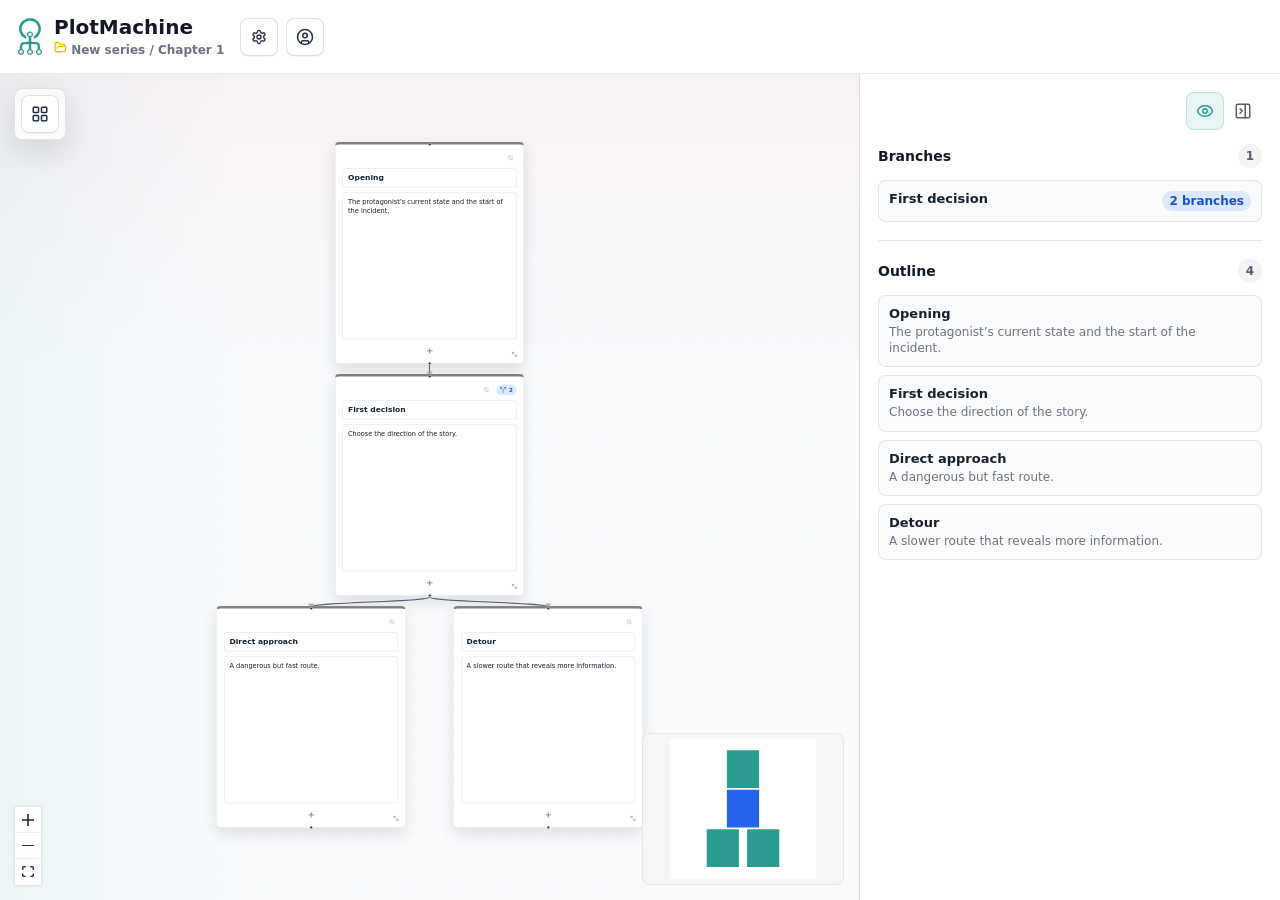
<file: index.html>
<!doctype html>
<html lang="ko">

<head>
  <meta charset="UTF-8" />
  <meta name="viewport" content="width=device-width, initial-scale=1.0" />
  <link rel="icon" type="image/svg+xml" href="/favicon.svg" />
  <!-- <script>(function(s){s.dataset.zone='11239242',s.src='https://n6wxm.com/vignette.min.js'})([document.documentElement, document.body].filter(Boolean).pop().appendChild(document.createElement('script')))</script> -->
  <!-- <script>(function(s){s.dataset.zone='11239977',s.src='https://al5sm.com/tag.min.js'})([document.documentElement, document.body].filter(Boolean).pop().appendChild(document.createElement('script')))</script> -->
  <script src='//img.mobon.net/js/common/HawkEyesMaker.js'></script>
  <script>
    new HawkEyes({ "type": "banner", "responsive": "Y", "platform": "W", "scriptCode": "995229", "frameCode": "74", "width": "300", "height": "250", "settings": { "cntad": "1", "cntsr": "1" } });
  </script>
  <title>PlotMachine</title>
  <script type="module" crossorigin src="/assets/index-M5zpfmwj.js"></script>
  <link rel="stylesheet" crossorigin href="/assets/index-DFzmIQ8G.css">
</head>

<body>
  <div id="root"></div>
</body>

</html>
</file>
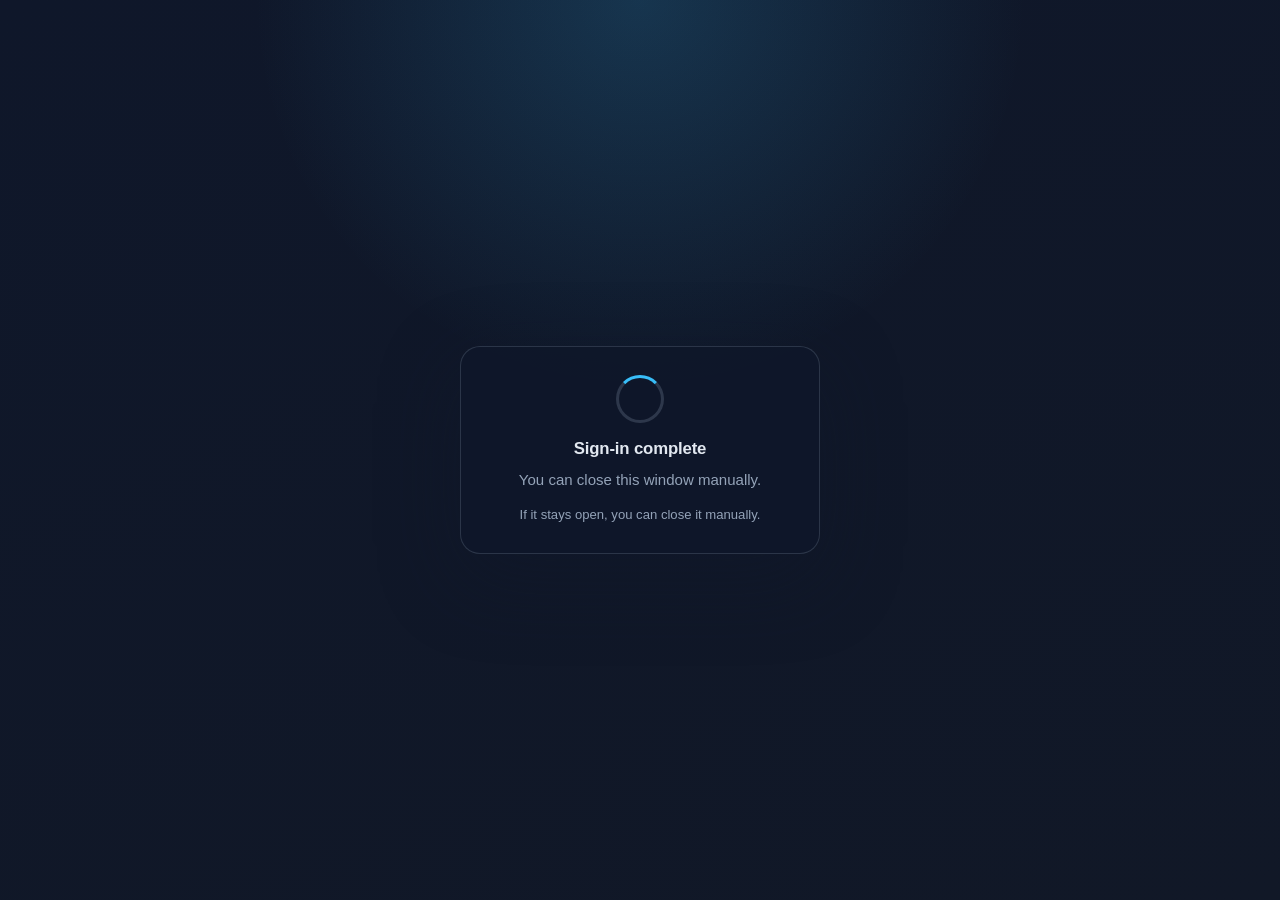
<file: auth-redirect.html>
<!DOCTYPE html>
<html lang="en">
<head>
  <meta charset="UTF-8" />
  <meta name="viewport" content="width=device-width, initial-scale=1" />
  <link rel="icon" type="image/svg+xml" href="/favicon.svg" />
  <title>Signing in...</title>
  <style>
    :root {
      color-scheme: light;
      --bg: #0f172a;
      --bg-2: #111827;
      --panel: rgba(15, 23, 42, 0.92);
      --border: rgba(148, 163, 184, 0.22);
      --text: #e2e8f0;
      --muted: #94a3b8;
      --accent: #38bdf8;
    }

    html,
    body {
      width: 100%;
      height: 100%;
      margin: 0;
    }

    body {
      display: grid;
      place-items: center;
      font-family: Inter, "Segoe UI", Roboto, Helvetica, Arial, sans-serif;
      background:
        radial-gradient(circle at top, rgba(56, 189, 248, 0.18), transparent 35%),
        linear-gradient(160deg, var(--bg), var(--bg-2));
      color: var(--text);
    }

    .card {
      width: min(92vw, 360px);
      padding: 28px 26px;
      box-sizing: border-box;
      border: 1px solid var(--border);
      border-radius: 20px;
      background: var(--panel);
      box-shadow: 0 24px 80px rgba(15, 23, 42, 0.38);
      text-align: center;
    }

    .spinner {
      width: 42px;
      height: 42px;
      margin: 0 auto 16px;
      border-radius: 50%;
      border: 3px solid rgba(148, 163, 184, 0.24);
      border-top-color: var(--accent);
      animation: spin 0.9s linear infinite;
    }

    h1 {
      margin: 0;
      font-size: 1.05rem;
      font-weight: 650;
      letter-spacing: -0.01em;
    }

    p {
      margin: 10px 0 0;
      color: var(--muted);
      font-size: 0.94rem;
      line-height: 1.5;
    }

    .hint {
      margin-top: 14px;
      font-size: 0.82rem;
    }

    @keyframes spin {
      to {
        transform: rotate(360deg);
      }
    }
  </style>
</head>
<body>
  <main class="card" aria-live="polite">
    <div class="spinner" aria-hidden="true"></div>
    <h1 id="title">Sign-in complete</h1>
    <p id="message">This window will close automatically.</p>
    <p class="hint">If it stays open, you can close it manually.</p>
  </main>

  <script>
    const title = document.getElementById('title');
    const message = document.getElementById('message');

    function base64UrlDecode(value) {
      let normalized = value.replace(/-/g, '+').replace(/_/g, '/');
      const remainder = normalized.length % 4;
      if (remainder === 2) normalized += '==';
      else if (remainder === 3) normalized += '=';
      else if (remainder !== 0) throw new Error('Invalid MSAL state encoding');
      return atob(normalized);
    }

    function parseLibraryState(state) {
      const libraryState = state.split('|', 1)[0];
      return JSON.parse(base64UrlDecode(libraryState));
    }

    function parseAuthResponseFromUrl() {
      const urlHash = window.location.hash;
      const urlQuery = window.location.search;
      let hasResponseInHash = false;
      let hasResponseInQuery = false;
      let payload = '';
      let params = null;

      if (urlHash && urlHash.length > 1) {
        const hashContent = urlHash.charAt(0) === '#' ? urlHash.substring(1) : urlHash;
        const hashParams = new URLSearchParams(hashContent);
        if (hashParams.has('state')) {
          hasResponseInHash = true;
          payload = hashContent;
          params = hashParams;
        }
      }

      if (urlQuery && urlQuery.length > 1) {
        const queryContent = urlQuery.charAt(0) === '?' ? urlQuery.substring(1) : urlQuery;
        const queryParams = new URLSearchParams(queryContent);
        if (queryParams.has('state')) {
          hasResponseInQuery = true;
          payload = queryContent;
          params = queryParams;
        }
      }

      if (hasResponseInHash && hasResponseInQuery) {
        const queryContent = urlQuery.charAt(0) === '?' ? urlQuery.substring(1) : urlQuery;
        const hashContent = urlHash.charAt(0) === '#' ? urlHash.substring(1) : urlHash;
        payload = `${queryContent}${hashContent}`;
        params = new URLSearchParams(payload);
      }

      if (!payload || !params) {
        return null;
      }

      const state = params.get('state');
      if (!state) {
        return null;
      }

      const libraryState = parseLibraryState(state);
      if (!libraryState || !libraryState.id || !libraryState.meta) {
        return null;
      }

      return { payload, libraryState };
    }

    function clearAuthResponseFromUrl() {
      if (window.history && typeof window.history.replaceState === 'function') {
        window.history.replaceState(null, '', `${window.location.origin}${window.location.pathname}`);
      }
    }

    function broadcastResponseToMainFrame() {
      const parsed = parseAuthResponseFromUrl();
      if (!parsed) {
        return false;
      }

      const channel = new BroadcastChannel(parsed.libraryState.id);
      channel.postMessage({
        v: 1,
        payload: parsed.payload,
      });
      channel.close();
      return true;
    }

    function closeWindow() {
      if (title) title.textContent = 'Sign-in finished';
      if (message) message.textContent = 'This window is closing now.';

      try {
        if (window.opener && !window.opener.closed) {
          window.opener.focus();
        }
      } catch {
        // Ignore opener access failures.
      }

      try {
        window.close();
      } catch {
        // Ignore browsers that block scripted closes.
      }
    }

    (async () => {
      let sent = false;

      try {
        sent = broadcastResponseToMainFrame();
        clearAuthResponseFromUrl();
        if (title && sent) title.textContent = 'Sign-in complete';
        if (message) {
          message.textContent = sent
            ? 'This window will close automatically.'
            : 'You can close this window manually.';
        }
      } catch (error) {
        console.error('Auth redirect handling failed', error);
        if (title) title.textContent = 'Sign-in finished';
        if (message) message.textContent = 'You can close this window now.';
      }

      window.setTimeout(closeWindow, sent ? 250 : 1500);
    })();
  </script>
</body>
</html>
</file>
<file: assets/index-DFzmIQ8G.css>
:root{color:#1f2933;--lightningcss-light:initial;--lightningcss-dark: ;color-scheme:light;font-synthesis:none;text-rendering:optimizelegibility;-webkit-font-smoothing:antialiased;-moz-osx-font-smoothing:grayscale;background:#f6f3ee;font-family:Inter,ui-sans-serif,system-ui,-apple-system,BlinkMacSystemFont,Segoe UI,sans-serif}:root[data-theme=dark]{color:#dce3ea;--lightningcss-light: ;--lightningcss-dark:initial;color-scheme:dark;background:#101417}*{box-sizing:border-box}html,body,#root{min-width:320px;min-height:100%;margin:0}:root[data-theme=dark] body{background:#101417}button,input,select,textarea{font:inherit}button{border:0}.app-shell{background:linear-gradient(#ffffffbd,#f6f3eeeb),#f6f3ee;grid-template-rows:auto minmax(0,1fr) auto;grid-template-columns:minmax(0,1fr) 420px;min-height:100vh;transition:grid-template-columns .18s;display:grid}.app-shell.is-right-panel-collapsed{grid-template-columns:minmax(0,1fr) 52px}.workspace{border-right:1px solid #1f29331f;grid-template-rows:minmax(0,1fr);min-width:0;min-height:0;display:grid}.topbar{-webkit-backdrop-filter:blur(14px);backdrop-filter:blur(14px);background:#ffffffdb;border-bottom:1px solid #1f29331a;grid-column:1/-1;grid-template-columns:minmax(0,1fr) minmax(180px,min(44vw,520px)) minmax(0,1fr);align-items:center;gap:16px;min-height:74px;padding:14px 18px;display:grid}.topbar-left{align-items:center;gap:16px;min-width:0;display:flex}.topbar-context{color:#263238;justify-content:center;align-items:center;gap:8px;min-width:0;padding:0 12px;font-size:13px;font-weight:850;line-height:1.2;display:flex}.topbar-context>span:not(.topbar-context-separator){text-overflow:ellipsis;white-space:nowrap;min-width:0;overflow:hidden}.topbar-context-separator{color:#9aa3ad;flex:none;font-weight:700}.topbar-right{justify-content:flex-end;align-items:center;min-width:0;display:flex}.brand{align-items:center;gap:12px;min-width:190px;display:flex}.brand>svg{color:#2a9d8f;flex:none}.brand h1{color:#111827;margin:0;font-size:20px;font-weight:800;line-height:1.1}.brand p{color:#6b7280;margin:3px 0 0;font-size:12px;font-weight:600}.topbar-actions,.file-actions{flex-wrap:wrap;justify-content:flex-end;align-items:center;gap:8px;display:flex}.manager-block{gap:8px;display:grid}.manager-actions{justify-content:flex-end;align-items:center;gap:8px;display:flex}.manager-select,.manager-input{color:#17212b;background:#fff;border:1px solid #1f293324;border-radius:8px;outline:none;width:100%;min-width:0;min-height:38px;transition:border-color .15s,box-shadow .15s}.manager-select{padding:0 36px 0 10px}.manager-input{padding:0 10px;font-size:13px;font-weight:750}.manager-select:focus,.manager-input:focus{border-color:#2a9d8fa6;box-shadow:0 0 0 3px #2a9d8f24}.tool-button,.icon-button{color:#24313f;cursor:pointer;background:#fff;border:1px solid #1f293324;border-radius:8px;justify-content:center;align-items:center;gap:7px;min-height:38px;transition:transform .15s,border-color .15s,box-shadow .15s,background .15s;display:inline-flex;box-shadow:0 1px #1f29330a}.tool-button{padding:0 12px;font-size:13px;font-weight:750}.icon-button{width:38px;padding:0}.tool-button:hover,.icon-button:hover:not(:disabled){border-color:#2a9d8f73;transform:translateY(-1px);box-shadow:0 8px 18px #1f29331a}.tool-button.primary,.icon-button.primary{color:#fff;background:#263238;border-color:#263238}.tool-button.danger{color:#fff;background:#be123c;border-color:#be123c}.icon-button:disabled{color:#a8b0b9;cursor:not-allowed;background:#f3f4f6}.graph-frame{background:linear-gradient(90deg,#2a9d8f0f,#0000 28%),linear-gradient(#ef476f0d,#0000 36%),#f8fafc;min-height:0;position:relative}.canvas-floating-actions{z-index:8;opacity:0;pointer-events:none;-webkit-backdrop-filter:blur(12px);backdrop-filter:blur(12px);background:#ffffffd1;border:1px solid #1f29331f;border-radius:8px;align-items:center;gap:8px;padding:6px;transition:opacity .15s,transform .15s;display:flex;position:absolute;top:14px;right:14px;transform:translateY(-4px);box-shadow:0 12px 28px #1f29331f}.graph-frame:hover .canvas-floating-actions,.graph-frame:focus-within .canvas-floating-actions,.canvas-layout-actions{opacity:1;pointer-events:auto;transform:translateY(0)}.canvas-layout-actions{left:14px;right:auto}.react-flow{--xy-edge-stroke:#53616f;--xy-edge-stroke-selected:#ef476f;--xy-connectionline-stroke:#2a9d8f;--xy-controls-button-background-color-default:#fff;--xy-controls-button-color-default:#263238;--xy-controls-button-border-color-default:#1f29331f;--xy-minimap-background-color-default:#ffffffdb}.scenario-node{background:#fffffff7;border:1px solid #1f293329;border-top:5px solid #7e7e7e;border-radius:8px;flex-direction:column;width:250px;min-height:176px;padding:14px 14px 48px;transition:border-color .15s,box-shadow .15s,transform .15s;display:flex;position:relative;box-shadow:0 12px 30px #1f29331f}.scenario-node.is-selected{border-color:#2a9d8f #26323880 #26323880;border-top-style:solid;border-top-width:5px;box-shadow:0 16px 36px #1f293333}.scenario-node.is-disabled{opacity:.45;border-top-color:#9ca3af}.sticky-note-node{background:linear-gradient(#ffffff57,#0000 46%),#f7d774;border:1px solid #7c2d1229;border-radius:7px;min-width:180px;min-height:130px;padding:16px 14px 34px;transition:border-color .15s,box-shadow .15s,transform .15s;display:flex;position:relative;transform:rotate(-1deg);box-shadow:0 14px 28px #1f293326,inset 0 -18px 24px #7c2d120d}.sticky-note-node.is-selected{border-color:#7c2d1261;transform:rotate(0);box-shadow:0 18px 34px #1f293338,0 0 0 2px #f7d77480,inset 0 -18px 24px #7c2d120d}.sticky-note-body{color:#3d2f16;resize:none;background:0 0;border:0;outline:none;flex:auto;width:100%;min-width:0;font-size:14px;font-weight:750;line-height:1.45}.sticky-note-body::placeholder,.sticky-note-resize{color:#3d2f167a}.sticky-note-resize:hover{color:#7c2d12;background:#7c2d1214;border-color:#7c2d122e}.node-toggle-disabled{color:#9ca3af;cursor:pointer;background:0 0;border:1px solid #0000;border-radius:6px;justify-content:center;align-items:center;width:24px;height:24px;transition:color .15s,background .15s,border-color .15s;display:inline-flex}.node-toggle-disabled:hover{color:#ef476f;background:#ef476f14;border-color:#ef476f38}.node-toggle-disabled.is-active{color:#ef476f;background:#ef476f1a;border-color:#ef476f38}.node-toggle-disabled.is-active:hover{color:#2a9d8f;background:#2a9d8f14;border-color:#2a9d8f38}.branch-item.is-disabled,.outline-item.is-disabled{opacity:.45}.outline-item.is-selected{cursor:pointer;background:#2a9d8f0f;border-color:#2a9d8f73}.outline-item.is-selected strong{color:#2a9d8f}.node-header{justify-content:flex-end;align-items:center;gap:8px;min-height:24px;margin-bottom:9px;display:flex}.branch-pill{color:#1d4ed8;background:#dbeafe;border-radius:999px;flex:none;align-items:center;gap:5px;min-width:0;padding:4px 7px;font-size:11px;font-weight:800;line-height:1;display:inline-flex}.node-title,.node-body{color:#17212b;background:#fff;border:1px solid #1f293321;border-radius:7px;outline:none;width:100%;transition:border-color .15s,box-shadow .15s}.node-title:focus,.node-body:focus{border-color:#2a9d8fa6;box-shadow:0 0 0 3px #2a9d8f24}.node-title{height:38px;padding:0 10px;font-size:15px;font-weight:800}.node-body{resize:none;flex:auto;min-height:84px;margin-top:9px;padding:9px 10px;font-size:13px;line-height:1.45}.node-connect-button{z-index:2;color:#263238c7;width:30px;height:30px;box-shadow:none;cursor:pointer;background:0 0;border:1px solid #0000;border-radius:999px;justify-content:center;align-items:center;transition:border-color .15s,background .15s,color .15s,box-shadow .15s,transform .15s;display:inline-flex;position:absolute;bottom:10px;left:50%;transform:translate(-50%)}.node-connect-button:hover{color:#2a9d8f;background:#2a9d8f14;border-color:#2a9d8f47;transform:translate(-50%)translateY(-1px);box-shadow:0 8px 16px #1f29331a}.node-resize-handle{z-index:3;color:#2632387a;cursor:nwse-resize;background:0 0;border:1px solid #0000;border-radius:6px;justify-content:center;align-items:center;width:24px;height:24px;padding:0;transition:border-color .15s,background .15s,color .15s;display:inline-flex;position:absolute;bottom:6px;right:6px}.node-resize-handle:hover{color:#2a9d8f;background:#2a9d8f14;border-color:#2a9d8f38}.flow-handle{background:#263238;border:2px solid #fff;width:13px;height:13px}.target-handle{top:-8px;left:50%;transform:translate(-50%)}.source-handle{bottom:-8px;left:50%;transform:translate(-50%)}.minimap{border:1px solid #1f29331f;border-radius:8px;overflow:hidden}.drawer-layer{z-index:30;justify-content:flex-end;display:flex;position:fixed;inset:0}.drawer-layer.from-left{justify-content:flex-start}.drawer-backdrop{cursor:default;background:#11182757;position:absolute;inset:0}.workspace-drawer{z-index:1;background:#fff;border-left:1px solid #1f29331f;flex-direction:column;gap:18px;width:min(860px,100vw);min-height:100vh;padding:18px;display:flex;position:relative;overflow:hidden;box-shadow:-18px 0 44px #1f29332e}.workspace-drawer.from-left{border-left:0;border-right:1px solid #1f29331f;box-shadow:18px 0 44px #1f29332e}.modal-layer{z-index:45;place-items:center;padding:18px;display:grid;position:fixed;inset:0}.modal-backdrop{cursor:default;background:#1118275c;position:absolute;inset:0}.confirm-dialog{z-index:1;background:#fff;border:1px solid #1f29331f;border-radius:6px;gap:12px;width:min(420px,100%);padding:18px;display:grid;position:relative;box-shadow:0 24px 60px #1f29333d}.confirm-dialog h2,.confirm-dialog p{margin:0}.confirm-dialog h2{color:#111827;font-size:16px;font-weight:850}.confirm-dialog p{color:#24313f;font-size:14px;font-weight:750;line-height:1.45}.confirm-dialog small{color:#7b8490;font-size:12px;font-weight:700}.modal-actions{justify-content:flex-end;gap:8px;margin-top:4px;display:flex}.drawer-header{border-bottom:1px solid #1f29331a;justify-content:space-between;align-items:center;gap:12px;padding-bottom:16px;display:flex}.drawer-header h2,.drawer-header p{margin:0}.drawer-header h2{color:#111827;font-size:16px;font-weight:850}.drawer-header p{color:#6b7280;margin-top:3px;font-size:12px;font-weight:700}.workspace-drawer__content{flex:1;grid-template-columns:minmax(0,.95fr) minmax(0,1.05fr);gap:0;min-height:0;display:grid}.workspace-drawer__pane{min-height:0;box-shadow:none;background:#f4fbf8;border:0;border-radius:0;grid-template-rows:auto minmax(0,1fr) auto;gap:12px;padding:14px;display:grid}.workspace-drawer__pane:first-child{background:0 0;border:1px solid #1f29331f}.workspace-drawer__pane>.panel-heading{border-bottom:1px solid #1f29331a;padding-bottom:10px}.workspace-drawer__list{grid-auto-rows:max-content;align-content:start;gap:0;min-height:0;margin:0 -14px;padding:0;list-style:none;display:grid;overflow:auto}.workspace-drawer__item{border-bottom:1px solid #1f293314;list-style:none}.workspace-drawer__item:last-child{border-bottom:0}.workspace-drawer__item:hover{border-bottom-color:#2a9d8f3d}.workspace-drawer__item-surface{color:#17212b;background:0 0;border:0;border-radius:0;grid-template-columns:minmax(0,1fr) auto;align-items:center;gap:8px;min-width:0;padding:0;transition:border-color .15s,background-color .15s,box-shadow .15s;display:grid}.workspace-drawer__item-surface:hover{background:0 0;border-color:#0000}.workspace-drawer__item-surface.is-active{box-shadow:none;background:#f4fbf8}.workspace-drawer__pane[data-workspace-list=series] .workspace-drawer__item.is-active{border-bottom-color:#0000}.workspace-drawer__pane[data-workspace-list=book] .workspace-drawer__item-surface.is-active{box-shadow:none;background:#f4fbf8;border:1px solid #2a9d8f94}.workspace-drawer__entry{width:100%;min-height:58px;color:inherit;cursor:pointer;text-align:left;background:0 0;border:0;border-radius:4px;align-items:center;gap:12px;padding:10px 12px;display:flex}.workspace-drawer__entry:hover{background:0 0}.workspace-drawer__entry-icon{color:#2a9d8f;background:#2a9d8f1a;border-radius:4px;flex:none;place-items:center;width:34px;height:34px;display:inline-grid}.workspace-drawer__entry-body{flex:1;gap:3px;min-width:0;display:grid}.workspace-drawer__entry-title{color:inherit;text-overflow:ellipsis;white-space:nowrap;font-size:13px;font-weight:850;overflow:hidden}.workspace-drawer__entry-sub{color:#6b7280;text-overflow:ellipsis;white-space:nowrap;font-size:12px;font-weight:700;overflow:hidden}.workspace-drawer__entry-meta{color:#53616f;background:#f3f4f6;border-radius:999px;flex:none;justify-content:center;align-items:center;min-width:26px;min-height:22px;padding:0 8px;font-size:12px;font-weight:800;display:inline-flex}.workspace-drawer__entry.is-active .workspace-drawer__entry-meta,.workspace-drawer__item-surface.is-active .workspace-drawer__entry-meta{color:#0f766e;background:#dff6ef}.workspace-drawer__entry-actions{justify-self:end;align-items:center;gap:8px;padding-right:12px;display:inline-flex}.workspace-drawer__menu-trigger{color:#53616f;width:34px;min-height:34px;box-shadow:none;background:0 0;border:0;border-radius:4px;flex:none;align-self:center}.workspace-drawer__menu-trigger.icon-button:hover:not(:disabled){box-shadow:none;color:#2a9d8f;background:#2a9d8f14;border-color:#0000;transform:none}.workspace-drawer__footer{justify-content:flex-end;display:flex}.workspace-drawer__heading-action{color:#53616f;cursor:pointer;background:#fff;border:1px solid #1f293324;border-radius:4px;place-items:center;width:32px;min-height:32px;padding:0;transition:border-color .15s,color .15s,background-color .15s,box-shadow .15s;display:inline-grid;box-shadow:0 1px #1f29330a}.workspace-drawer__heading-action:hover:not(:disabled){color:#2a9d8f;background:#2a9d8f14;border-color:#2a9d8f73;box-shadow:0 8px 18px #1f29331a}.workspace-drawer__menu{z-index:40;-webkit-backdrop-filter:blur(10px);backdrop-filter:blur(10px);background:#fffffffa;border:1px solid #1f29331f;border-radius:6px;gap:4px;min-width:192px;padding:6px;display:grid;position:fixed;box-shadow:0 18px 42px #1f29332e,0 4px 10px #1f293314}.workspace-drawer__menu-item{color:#24313f;cursor:pointer;text-align:left;background:0 0;border:0;border-radius:4px;align-items:center;gap:8px;width:100%;min-height:36px;padding:0 10px;font-size:13px;font-weight:750;display:flex}.workspace-drawer__menu-item:hover{background:#2a9d8f14}.workspace-drawer__menu-item.is-danger{color:#be123c}.workspace-drawer__menu-item.is-danger:hover{background:#be123c14}.workspace-rename-dialog{width:min(420px,100%)}.workspace-rename-dialog__field{gap:6px;display:grid}.workspace-rename-dialog__field span{color:#6b7280;font-size:12px;font-weight:800}.workspace-drawer__empty{color:#6b7280;text-align:center;background:#ffffffbf;border:1px dashed #1f293329;border-radius:6px;place-items:center;min-height:132px;padding:16px;font-size:13px;font-weight:700;display:grid}.workspace-drawer__editor{gap:8px;display:grid}.workspace-drawer__field-label{color:#6b7280;letter-spacing:.01em;font-size:12px;font-weight:800}.drawer-section{border-bottom:1px solid #1f29331a;gap:12px;padding-bottom:18px;display:grid}.theme-options{grid-template-columns:repeat(2,minmax(0,1fr));gap:8px;display:grid}.theme-option{color:#24313f;cursor:pointer;background:#fff;border:1px solid #1f293324;border-radius:8px;justify-content:center;align-items:center;gap:8px;min-width:0;min-height:42px;padding:0 10px;font-size:13px;font-weight:800;display:inline-flex}.theme-option.is-active{color:#fff;background:#263238;border-color:#263238}.side-panel{background:#fff;flex-direction:column;gap:18px;min-height:0;padding:18px;display:flex;overflow:auto}.side-panel.is-collapsed{align-items:center;gap:0;padding:18px 7px;overflow:hidden}.side-panel-toggle-row{justify-content:flex-end;margin-bottom:-4px;display:flex}.panel-toggle-button{color:#53616f;box-shadow:none;background:0 0;border-color:#0000}.panel-toggle-button:hover{color:#2a9d8f;box-shadow:none;background:#2a9d8f14;border-color:#0000}.show-disabled-toggle.is-active{color:#2a9d8f;background:#2a9d8f1a;border-color:#2a9d8f38}.panel-section{border-bottom:1px solid #1f29331a;align-content:start;gap:12px;padding-bottom:18px;display:grid}.panel-section.grow{border-bottom:0;flex:1;grid-template-rows:auto minmax(0,1fr);min-height:0}.panel-heading{justify-content:space-between;align-items:center;gap:12px;display:flex}.panel-heading h2{color:#111827;margin:0;font-size:14px;font-weight:850}.panel-heading>span,.save-state{color:#53616f;background:#f3f4f6;border-radius:999px;align-items:center;min-height:24px;padding:0 8px;font-size:12px;font-weight:800;display:inline-flex}.save-state.saved{color:#0f766e;background:#dff6ef}.save-state.error{color:#be123c;background:#ffe4e6}.hidden-input{display:none}.branch-list,.outline-list{grid-auto-rows:max-content;align-content:start;gap:8px;margin:0;padding:0;display:grid}.branch-item,.outline-item{cursor:pointer;background:#fbfcfd;border:1px solid #1f29331c;border-radius:8px;grid-template-columns:minmax(0,1fr) auto;align-items:start;gap:6px;padding:10px;display:grid}.branch-name{color:#17212b;text-overflow:ellipsis;white-space:nowrap;min-width:0;font-size:13px;font-weight:800;overflow:hidden}.branch-count{color:#1d4ed8;background:#dbeafe;border-radius:999px;flex:none;padding:3px 7px;font-size:12px;font-weight:850}.empty-state{color:#7b8490;text-align:center;border:1px dashed #1f293333;border-radius:8px;margin:0;padding:12px;font-size:13px;font-weight:700}.outline-list{list-style:none;overflow:auto}.outline-focus-button{color:#9ca3af;cursor:pointer;opacity:0;background:0 0;border:1px solid #0000;border-radius:6px;justify-content:center;align-items:center;width:26px;height:26px;transition:opacity .15s,color .15s,background .15s,border-color .15s;display:inline-flex}.outline-item:hover .outline-focus-button{opacity:1}.outline-focus-button:hover{color:#2a9d8f;background:#2a9d8f14;border-color:#2a9d8f38}.outline-item strong,.outline-item small{text-overflow:ellipsis;min-width:0;display:block;overflow:hidden}.outline-item strong{color:#17212b;white-space:nowrap;font-size:13px;font-weight:850}.outline-item small{color:#6b7280;-webkit-line-clamp:2;-webkit-box-orient:vertical;margin-top:3px;font-size:12px;line-height:1.35;display:-webkit-box}.app-shell[data-theme=dark]{background:linear-gradient(#151b1fe6,#101417f5),#101417}.app-shell[data-theme=dark] .workspace{border-right-color:#dce3ea1a}.app-shell[data-theme=dark] .topbar,.app-shell[data-theme=dark] .side-panel,.app-shell[data-theme=dark] .workspace-drawer{background:#151b1f}.app-shell[data-theme=dark] .topbar,.app-shell[data-theme=dark] .workspace-drawer,.app-shell[data-theme=dark] .drawer-header,.app-shell[data-theme=dark] .drawer-section,.app-shell[data-theme=dark] .workspace-drawer__pane,.app-shell[data-theme=dark] .panel-section{border-color:#dce3ea1a}.app-shell[data-theme=dark] .brand h1,.app-shell[data-theme=dark] .topbar-context,.app-shell[data-theme=dark] .drawer-header h2,.app-shell[data-theme=dark] .panel-heading h2,.app-shell[data-theme=dark] .outline-item strong,.app-shell[data-theme=dark] .branch-name{color:#f4f7f9}.app-shell[data-theme=dark] .brand p,.app-shell[data-theme=dark] .drawer-header p,.app-shell[data-theme=dark] .outline-item small{color:#9aa7b2}.app-shell[data-theme=dark] .workspace-drawer__pane{box-shadow:none;background:#1f282d}.app-shell[data-theme=dark] .workspace-drawer__pane:first-child{background:0 0;border:1px solid #dce3ea1a}.app-shell[data-theme=dark] .workspace-drawer__pane>.panel-heading{border-bottom-color:#dce3ea1a}.app-shell[data-theme=dark] .workspace-drawer__item{border-bottom-color:#dce3ea14}.app-shell[data-theme=dark] .workspace-drawer__item:hover{border-bottom-color:#6bd7c838}.app-shell[data-theme=dark] .workspace-drawer__item-surface{color:#dce3ea;box-shadow:none;background:0 0;border-color:#0000}.app-shell[data-theme=dark] .workspace-drawer__item-surface:hover{background:0 0;border-color:#0000}.app-shell[data-theme=dark] .workspace-drawer__item-surface.is-active{box-shadow:none;background:#1f282d}.app-shell[data-theme=dark] .workspace-drawer__pane[data-workspace-list=series] .workspace-drawer__item.is-active{border-bottom-color:#0000}.app-shell[data-theme=dark] .workspace-drawer__pane[data-workspace-list=book] .workspace-drawer__item-surface.is-active{box-shadow:none;background:#1f282d;border:1px solid #6bd7c885}.app-shell[data-theme=dark] .workspace-drawer__entry{color:#dce3ea;background:0 0}.app-shell[data-theme=dark] .workspace-drawer__entry:hover{background:0 0}.app-shell[data-theme=dark] .workspace-drawer__entry-icon{color:#6bd7c8;background:#6bd7c81a}.app-shell[data-theme=dark] .workspace-drawer__entry-sub{color:#9aa7b2}.app-shell[data-theme=dark] .workspace-drawer__entry-meta{color:#dce3ea;background:#273238}.app-shell[data-theme=dark] .workspace-drawer__item-surface.is-active .workspace-drawer__entry-meta{color:#071113;background:#6bd7c8}.app-shell[data-theme=dark] .workspace-drawer__heading-action{color:#dce3ea;box-shadow:none;background:#1f282d;border-color:#dce3ea1f}.app-shell[data-theme=dark] .workspace-drawer__heading-action:hover:not(:disabled){color:#6bd7c8;background:#6bd7c814;border-color:#6bd7c857;box-shadow:0 8px 18px #00000038}.app-shell[data-theme=dark] .workspace-drawer__empty{color:#9aa7b2;background:#1f282dad;border-color:#dce3ea1f}.app-shell[data-theme=dark] .workspace-drawer__field-label,.app-shell[data-theme=dark] .workspace-rename-dialog__field span{color:#9aa7b2}.app-shell[data-theme=dark] .workspace-drawer__menu{background:#151b1ffa;border-color:#dce3ea1f;box-shadow:0 18px 42px #0000005c,0 4px 10px #0000003d}.app-shell[data-theme=dark] .workspace-drawer__menu-item{color:#dce3ea}.app-shell[data-theme=dark] .workspace-drawer__menu-item:hover{background:#6bd7c81a}.app-shell[data-theme=dark] .workspace-drawer__menu-item.is-danger{color:#ff6f91}.app-shell[data-theme=dark] .workspace-drawer__menu-item.is-danger:hover{background:#ff6f911a}.app-shell[data-theme=dark] .workspace-drawer__menu-trigger{color:#9aa7b2;box-shadow:none;background:0 0;border:0}.app-shell[data-theme=dark] .workspace-drawer__menu-trigger.icon-button:hover:not(:disabled){box-shadow:none;color:#6bd7c8;background:#6bd7c81a;border-color:#0000;transform:none}.app-shell[data-theme=dark] .topbar-context-separator{color:#6f7d88}.app-shell[data-theme=dark] .tool-button,.app-shell[data-theme=dark] .icon-button,.app-shell[data-theme=dark] .manager-select,.app-shell[data-theme=dark] .manager-input,.app-shell[data-theme=dark] .theme-option{color:#dce3ea;box-shadow:none;background:#1f282d;border-color:#dce3ea21}.app-shell[data-theme=dark] .panel-toggle-button{color:#9aa7b2;background:0 0;border-color:#0000}.app-shell[data-theme=dark] .panel-toggle-button:hover{color:#6bd7c8;background:#6bd7c81a;border-color:#0000}.app-shell[data-theme=dark] .show-disabled-toggle.is-active{color:#6bd7c8;background:#6bd7c81f;border-color:#6bd7c838}.app-shell[data-theme=dark] .tool-button.primary,.app-shell[data-theme=dark] .icon-button.primary,.app-shell[data-theme=dark] .theme-option.is-active{color:#071113;background:#6bd7c8;border-color:#6bd7c8}.app-shell[data-theme=dark] .tool-button.danger{color:#fff4f6;background:#be123c;border-color:#be123c}.app-shell[data-theme=dark] .icon-button:disabled{color:#596875;background:#1a2227}.app-shell[data-theme=dark] .graph-frame{background:linear-gradient(90deg,#2a9d8f1f,#0000 30%),linear-gradient(#ef476f14,#0000 38%),#11181d}.app-shell[data-theme=dark] .canvas-floating-actions{background:#151b1fd6;border-color:#dce3ea1f;box-shadow:0 14px 30px #00000052}.app-shell[data-theme=dark] .react-flow{--xy-edge-stroke:#83909b;--xy-edge-stroke-selected:#ff6f91;--xy-connectionline-stroke:#6bd7c8;--xy-controls-button-background-color-default:#1f282d;--xy-controls-button-color-default:#dce3ea;--xy-controls-button-border-color-default:#dce3ea24;--xy-minimap-background-color-default:#1f282de6}.app-shell[data-theme=dark] .scenario-node{color:#dce3ea;background:#1f282dfa;border-color:#dce3ea24;box-shadow:0 14px 32px #0000005c}.app-shell[data-theme=dark] .scenario-node.is-selected{border-color:#6bd7c8a6;box-shadow:0 18px 38px #00000073}.app-shell[data-theme=dark] .sticky-note-node{color:#f7edd0;background:linear-gradient(#ffffff1a,#0000 46%),#6e5a25;border-color:#f7d7742e;box-shadow:0 16px 34px #0000006b,inset 0 -18px 24px #00000014}.app-shell[data-theme=dark] .sticky-note-node.is-selected{border-color:#f7d77475;box-shadow:0 20px 40px #0000007a,0 0 0 2px #f7d7743d,inset 0 -18px 24px #00000014}.app-shell[data-theme=dark] .sticky-note-body{color:#fff6d8}.app-shell[data-theme=dark] .sticky-note-body::placeholder{color:#fff6d87a}.app-shell[data-theme=dark] .sticky-note-resize{color:#fff6d885}.app-shell[data-theme=dark] .sticky-note-resize:hover{color:#fff6d8;background:#f7d7741f;border-color:#f7d77438}.app-shell[data-theme=dark] .panel-heading>span,.app-shell[data-theme=dark] .save-state{color:#dce3ea;background:#273238}.app-shell[data-theme=dark] .branch-pill,.app-shell[data-theme=dark] .branch-count{color:#93c5fd;background:#2563eb38}.app-shell[data-theme=dark] .node-title,.app-shell[data-theme=dark] .node-body{color:#f4f7f9;background:#151b1f;border-color:#dce3ea21}.app-shell[data-theme=dark] .node-connect-button{color:#dce3eab8;box-shadow:none;background:0 0;border-color:#0000}.app-shell[data-theme=dark] .node-connect-button:hover{color:#6bd7c8;background:#6bd7c81a;border-color:#6bd7c847;box-shadow:0 10px 20px #00000042}.app-shell[data-theme=dark] .node-resize-handle{color:#dce3ea75;background:0 0;border-color:#0000}.app-shell[data-theme=dark] .node-resize-handle:hover{color:#6bd7c8;background:#6bd7c81a;border-color:#6bd7c847}.app-shell[data-theme=dark] .scenario-node.is-disabled{border-top-color:#596875}.app-shell[data-theme=dark] .node-toggle-disabled{color:#596875}.app-shell[data-theme=dark] .node-toggle-disabled:hover{color:#ff6f91;background:#ff6f911a;border-color:#ff6f9138}.app-shell[data-theme=dark] .node-toggle-disabled.is-active{color:#ff6f91;background:#ff6f911f;border-color:#ff6f9138}.app-shell[data-theme=dark] .node-toggle-disabled.is-active:hover{color:#6bd7c8;background:#6bd7c81a;border-color:#6bd7c838}.app-shell[data-theme=dark] .node-title:focus,.app-shell[data-theme=dark] .node-body:focus,.app-shell[data-theme=dark] .manager-select:focus,.app-shell[data-theme=dark] .manager-input:focus{border-color:#6bd7c8c7;box-shadow:0 0 0 3px #6bd7c829}.app-shell[data-theme=dark] .branch-item,.app-shell[data-theme=dark] .outline-item{background:#1a2227;border-color:#dce3ea1c}.app-shell[data-theme=dark] .outline-item.is-selected{background:#6bd7c814;border-color:#6bd7c873}.app-shell[data-theme=dark] .outline-item.is-selected strong{color:#6bd7c8}.app-shell[data-theme=dark] .outline-focus-button{color:#596875}.app-shell[data-theme=dark] .outline-focus-button:hover{color:#6bd7c8;background:#6bd7c81a;border-color:#6bd7c838}.app-shell[data-theme=dark] .empty-state{color:#9aa7b2;border-color:#dce3ea2e}.app-shell[data-theme=dark] .save-state.saved{color:#87e7d7;background:#2a9d8f2e}.app-shell[data-theme=dark] .save-state.error{color:#ff9aad;background:#ef476f2e}.app-shell[data-theme=dark] .drawer-backdrop{background:#00000085}.app-shell[data-theme=dark] .modal-backdrop{background:#0000008f}.app-shell[data-theme=dark] .confirm-dialog{background:#151b1f;border-color:#dce3ea1f;box-shadow:0 24px 60px #00000070}.app-shell[data-theme=dark] .confirm-dialog h2,.app-shell[data-theme=dark] .confirm-dialog p{color:#f4f7f9}.app-shell[data-theme=dark] .confirm-dialog small{color:#9aa7b2}.app-footer{-webkit-backdrop-filter:blur(14px);backdrop-filter:blur(14px);color:#6b7280;background:#ffffffdb;border-top:1px solid #1f29331a;grid-column:1/-1;justify-content:center;align-items:center;gap:10px;min-height:90px;padding:14px 18px;font-size:14px;font-weight:700;display:flex}.app-footer-separator{color:#9aa3ad}.app-shell[data-theme=dark] .app-footer{color:#596875;background:#151b1f;border-top-color:#dce3ea1a}.app-shell[data-theme=dark] .app-footer-separator{color:#3d4a55}@media (width<=980px){.app-shell{grid-template-rows:auto minmax(620px,72vh) auto auto;grid-template-columns:1fr}.app-shell.is-right-panel-collapsed{grid-template-rows:auto minmax(620px,72vh) 52px auto;grid-template-columns:1fr}.workspace{border-bottom:1px solid #1f29331f;border-right:0}.side-panel{max-height:none}.side-panel.is-collapsed{flex-direction:row;justify-content:flex-end;align-items:center;min-height:52px;padding:7px 18px}}@media (width<=820px){.workspace-drawer{width:min(100vw,720px)}.workspace-drawer__content{grid-template-columns:1fr}}@media (hover:none){.canvas-floating-actions{opacity:1;pointer-events:auto;transform:translateY(0)}}@media (width<=680px){.topbar{grid-template-columns:1fr;align-items:flex-start}.topbar-left{flex-direction:column;align-items:flex-start}.topbar-context{justify-content:center;justify-self:stretch;max-width:100%;padding:0}.topbar-right,.topbar-actions{justify-content:flex-start}.tool-button{min-width:0}.scenario-node{width:228px}}.storage-connector-wrapper{position:relative}.account-popup-backdrop{z-index:900;cursor:default;background:0 0;border:none;position:fixed;inset:0}.account-popup{z-index:901;background:#fff;border:1px solid #1f29331a;border-radius:14px;width:300px;position:absolute;top:calc(100% + 10px);right:0;overflow:hidden;box-shadow:0 8px 32px #0000001f,0 2px 8px #0000000f}:root[data-theme=dark] .account-popup{background:#1c2127;border-color:#ffffff14;box-shadow:0 8px 32px #0006,0 2px 8px #0003}.account-popup__header{border-bottom:1px solid #1f293314;justify-content:space-between;align-items:center;padding:14px 16px 10px;display:flex}:root[data-theme=dark] .account-popup__header{border-bottom-color:#ffffff0f}.account-popup__title{color:#374151;letter-spacing:-.01em;font-size:13px;font-weight:700}:root[data-theme=dark] .account-popup__title{color:#d1d5db}.account-popup__services{margin:0;padding:8px;list-style:none}.service-item{border-radius:10px;align-items:center;gap:12px;padding:10px;transition:background .1s;display:flex}.service-item:hover{background:#1f29330a}:root[data-theme=dark] .service-item:hover{background:#ffffff0a}.service-item__icon{border-radius:9px;flex:none;justify-content:center;align-items:center;width:36px;height:36px;display:flex}.service-item__icon--onedrive{color:#fff;background:linear-gradient(135deg,#0078d4 0%,#2b88d8 100%)}.service-item__body{flex-direction:column;flex:1 1 0;gap:1px;min-width:0;display:flex}.service-item__name{color:#1f2933;white-space:nowrap;text-overflow:ellipsis;font-size:13px;font-weight:600;overflow:hidden}:root[data-theme=dark] .service-item__name{color:#e5e7eb}.service-item__sub{color:#9ca3af;white-space:nowrap;text-overflow:ellipsis;font-size:11px;font-weight:500;overflow:hidden}.service-item__sub--error{color:#ef4444}.service-item__action{flex:none;align-items:center;gap:6px;display:flex}.service-item__connected-actions{align-items:center;gap:4px;display:flex}.service-item__check{color:#22c55e}.service-item__disconnect{color:#9ca3af;cursor:pointer;background:0 0;border-radius:6px;justify-content:center;align-items:center;width:24px;height:24px;transition:background .1s,color .1s;display:flex}.service-item__disconnect:hover{color:#ef4444;background:#ef444414}.service-item__connect{color:#fff;cursor:pointer;white-space:nowrap;background:linear-gradient(135deg,#0078d4 0%,#106ebe 100%);border-radius:7px;height:28px;padding:0 12px;font-size:12px;font-weight:600;transition:opacity .1s,transform 80ms}.service-item__connect:hover{opacity:.88}.service-item__connect:active{transform:scale(.97)}@keyframes spin{to{transform:rotate(360deg)}}.spin{color:#9ca3af;animation:1s linear infinite spin}.workspace-loading-screen{isolation:isolate;--loading-bg-0:#f7f1ea;--loading-bg-1:#efe4d6;--loading-surface:#ffffffb8;--loading-surface-strong:#ffffffe6;--loading-text:#15202b;--loading-muted:#5d6675;--loading-accent:#2a9d8f;--loading-accent-2:#f0a03e;--loading-border:#1f29331f;--loading-shadow:0 30px 90px #1f293324;min-height:100vh;color:var(--loading-text);background:radial-gradient(circle at 18% 18%, #2a9d8f2e, transparent 26%), radial-gradient(circle at 82% 14%, #f0a03e33, transparent 24%), linear-gradient(160deg, var(--loading-bg-0), var(--loading-bg-1));place-items:center;padding:24px;display:grid;position:relative;overflow:hidden}.workspace-loading-screen[data-theme=dark]{--loading-bg-0:#0f172a;--loading-bg-1:#111827;--loading-surface:#0f172ab8;--loading-surface-strong:#0f172aeb;--loading-text:#e5eef7;--loading-muted:#93a3ba;--loading-accent:#38bdf8;--loading-accent-2:#fbbf24;--loading-border:#94a3b82e;--loading-shadow:0 32px 100px #0f172a7a}.workspace-loading-screen__glow{filter:blur(28px);opacity:.8;pointer-events:none;border-radius:999px;animation:10s ease-in-out infinite loadingGlow;position:absolute}.workspace-loading-screen__glow--one{background:radial-gradient(circle,#2a9d8f57,#2a9d8f00);width:280px;height:280px;top:-54px;left:-36px}.workspace-loading-screen__glow--two{background:radial-gradient(circle,#f0a03e4d,#f0a03e00);width:240px;height:240px;animation-delay:-2.4s;top:12%;right:-40px}.workspace-loading-screen__glow--three{background:radial-gradient(circle,#38bdf838,#38bdf800);width:320px;height:320px;animation-delay:-4.8s;bottom:-78px;left:50%;transform:translate(-50%)}.workspace-loading-screen__shell{z-index:1;border:1px solid var(--loading-border);background:var(--loading-surface);width:min(960px,100%);box-shadow:var(--loading-shadow);-webkit-backdrop-filter:blur(22px);border-radius:32px;padding:28px;position:relative}.workspace-loading-screen__brand{align-items:center;gap:14px;margin-bottom:28px;display:flex}.workspace-loading-screen__brand-mark{color:#fff;background:linear-gradient(135deg, var(--loading-accent), var(--loading-accent-2));border-radius:16px;flex:none;place-items:center;width:44px;height:44px;display:grid;box-shadow:0 12px 30px #2a9d8f47}.workspace-loading-screen__brand-copy{gap:4px;min-width:0;display:grid}.workspace-loading-screen__brand-name{color:var(--loading-text);letter-spacing:.16em;text-transform:uppercase;font-size:.96rem;font-weight:900}.workspace-loading-screen__brand-subtitle{color:var(--loading-muted);font-size:.84rem;font-weight:600}.workspace-loading-screen__brand-pill{border:1px solid var(--loading-border);background:var(--loading-surface-strong);color:var(--loading-text);letter-spacing:.16em;text-transform:uppercase;border-radius:999px;margin-left:auto;padding:8px 12px;font-size:.72rem;font-weight:800}.workspace-loading-screen__body{grid-template-columns:1fr;place-items:center;gap:0;display:grid}.workspace-loading-screen__graph{isolation:isolate;place-items:center;width:min(100%,900px);min-height:360px;display:grid;position:relative}.workspace-loading-screen__graph:before{content:"";background:linear-gradient(135deg,#ffffff1f,#fff0),radial-gradient(circle,#2a9d8f14,#0000 58%);border:1px solid #94a3b829;border-radius:30px;position:absolute;inset:14px}.workspace-loading-screen__graph-ring{opacity:.9;border:1px dashed #94a3b847;border-radius:50%;animation:18s linear infinite loadingOrbit;position:absolute;inset:34px}.workspace-loading-screen__graph-ring:after{content:"";border-radius:inherit;border:1px solid #94a3b81a;position:absolute;inset:-2px}.workspace-loading-screen__graph-line{background:linear-gradient(90deg,#0000,#94a3b857,#0000);height:2px;position:absolute;overflow:hidden}.workspace-loading-screen__graph-line:after{content:"";border-radius:inherit;background:linear-gradient(90deg,#0000,#ffffffe6,#0000);width:42%;animation:2s linear infinite loadingSweep;position:absolute;inset:0}.workspace-loading-screen__graph-line--left{transform-origin:0;width:34%;top:53%;left:18%;transform:rotate(-16deg)}.workspace-loading-screen__graph-line--right{transform-origin:100%;width:34%;top:53%;right:18%;transform:rotate(16deg)}.workspace-loading-screen__node{--node-transform:translateY(-50%);border:1px solid var(--loading-border);-webkit-backdrop-filter:blur(14px);width:116px;height:116px;color:var(--loading-text);text-align:center;letter-spacing:.02em;transform:var(--node-transform);background:#ffffff2e;border-radius:28px;place-items:center;gap:8px;padding:14px;font-size:.84rem;font-weight:800;animation:5.6s ease-in-out infinite loadingFloat;display:grid;position:absolute;box-shadow:0 18px 42px #0f172a1f}.workspace-loading-screen[data-theme=dark] .workspace-loading-screen__node{background:#0f172a75;box-shadow:0 18px 42px #02061747}.workspace-loading-screen__node svg{color:var(--loading-accent)}.workspace-loading-screen__node--left{--node-transform:translateY(-50%) rotate(-3deg);top:52%;left:6%}.workspace-loading-screen__node--center{background:var(--loading-surface-strong);--node-transform:translateX(-50%);width:144px;height:144px;animation-duration:6.2s;top:18%;left:50%}.workspace-loading-screen__node--center:before{content:"";border:1px solid #94a3b829;border-radius:34px;animation:2.8s ease-in-out infinite loadingPulse;position:absolute;inset:-10px}.workspace-loading-screen__node--right{--node-transform:translateY(-50%) rotate(3deg);animation-delay:.9s;top:58%;right:6%}.workspace-loading-screen__node span{z-index:1;position:relative}.workspace-loading-screen__copy{gap:14px;min-width:0;display:grid}.workspace-loading-screen__eyebrow{color:var(--loading-accent);letter-spacing:.22em;text-transform:uppercase;margin:0;font-size:.78rem;font-weight:800}.workspace-loading-screen__copy h1{color:var(--loading-text);letter-spacing:-.05em;margin:0;font-size:clamp(2rem,4vw,3.3rem);font-weight:900;line-height:.98}.workspace-loading-screen__description{max-width:44ch;color:var(--loading-muted);margin:0;font-size:1rem;line-height:1.6}.workspace-loading-screen__status{border:1px solid var(--loading-border);background:var(--loading-surface-strong);width:fit-content;color:var(--loading-text);border-radius:999px;align-items:center;gap:10px;padding:10px 14px;font-size:.92rem;font-weight:700;display:inline-flex}.workspace-loading-screen__status svg{color:var(--loading-accent)}.workspace-loading-screen__note{color:var(--loading-muted);margin:0;font-size:.88rem;line-height:1.5}@keyframes loadingGlow{0%,to{transform:translate(0)scale(1)}50%{transform:translate(18px,-10px)scale(1.08)}}@keyframes loadingOrbit{to{transform:rotate(360deg)}}@keyframes loadingSweep{0%{transform:translate(-120%)}to{transform:translate(260%)}}@keyframes loadingFloat{0%,to{transform:var(--node-transform) translateY(0)}50%{transform:var(--node-transform) translateY(-10px)}}@keyframes loadingPulse{0%,to{opacity:.3;transform:scale(.98)}50%{opacity:.8;transform:scale(1.04)}}@media (width<=900px){.workspace-loading-screen__shell{padding:22px}.workspace-loading-screen__body{grid-template-columns:1fr;gap:18px}.workspace-loading-screen__graph{min-height:290px}}@media (width<=640px){.workspace-loading-screen{padding:16px}.workspace-loading-screen__brand{flex-wrap:wrap;align-items:flex-start}.workspace-loading-screen__brand-pill{margin-left:0}.workspace-loading-screen__shell{border-radius:24px;padding:18px}.workspace-loading-screen__graph{min-height:240px}.workspace-loading-screen__node{border-radius:24px;width:96px;height:96px;font-size:.72rem}.workspace-loading-screen__node--center{width:118px;height:118px}.workspace-loading-screen__copy h1{font-size:clamp(1.8rem,8vw,2.6rem)}}@media (prefers-reduced-motion:reduce){.workspace-loading-screen__glow,.workspace-loading-screen__graph-ring,.workspace-loading-screen__graph-line:after,.workspace-loading-screen__node,.workspace-loading-screen__node--center:before{animation:none}.workspace-loading-screen__brand-pill{transition:none}}.react-flow{--xy-edge-stroke-default:#b1b1b7;--xy-edge-stroke-width-default:1;--xy-edge-stroke-selected-default:#555;--xy-connectionline-stroke-default:#b1b1b7;--xy-connectionline-stroke-width-default:1;--xy-attribution-background-color-default:#ffffff80;--xy-minimap-background-color-default:#fff;--xy-minimap-mask-background-color-default:#f0f0f099;--xy-minimap-mask-stroke-color-default:transparent;--xy-minimap-mask-stroke-width-default:1;--xy-minimap-node-background-color-default:#e2e2e2;--xy-minimap-node-stroke-color-default:transparent;--xy-minimap-node-stroke-width-default:2;--xy-background-color-default:transparent;--xy-background-pattern-dots-color-default:#91919a;--xy-background-pattern-lines-color-default:#eee;--xy-background-pattern-cross-color-default:#e2e2e2;background-color:var(--xy-background-color,var(--xy-background-color-default));--xy-node-color-default:inherit;--xy-node-border-default:1px solid #1a192b;--xy-node-background-color-default:#fff;--xy-node-group-background-color-default:#f0f0f040;--xy-node-boxshadow-hover-default:0 1px 4px 1px #00000014;--xy-node-boxshadow-selected-default:0 0 0 .5px #1a192b;--xy-node-border-radius-default:3px;--xy-handle-background-color-default:#1a192b;--xy-handle-border-color-default:#fff;--xy-selection-background-color-default:#0059dc14;--xy-selection-border-default:1px dotted #0059dccc;--xy-controls-button-background-color-default:#fefefe;--xy-controls-button-background-color-hover-default:#f4f4f4;--xy-controls-button-color-default:inherit;--xy-controls-button-color-hover-default:inherit;--xy-controls-button-border-color-default:#eee;--xy-controls-box-shadow-default:0 0 2px 1px #00000014;--xy-edge-label-background-color-default:#fff;--xy-edge-label-color-default:inherit;--xy-resize-background-color-default:#3367d9;direction:ltr}.react-flow.dark{--xy-edge-stroke-default:#3e3e3e;--xy-edge-stroke-width-default:1;--xy-edge-stroke-selected-default:#727272;--xy-connectionline-stroke-default:#b1b1b7;--xy-connectionline-stroke-width-default:1;--xy-attribution-background-color-default:#96969640;--xy-minimap-background-color-default:#141414;--xy-minimap-mask-background-color-default:#3c3c3c99;--xy-minimap-mask-stroke-color-default:transparent;--xy-minimap-mask-stroke-width-default:1;--xy-minimap-node-background-color-default:#2b2b2b;--xy-minimap-node-stroke-color-default:transparent;--xy-minimap-node-stroke-width-default:2;--xy-background-color-default:#141414;--xy-background-pattern-dots-color-default:#777;--xy-background-pattern-lines-color-default:#777;--xy-background-pattern-cross-color-default:#777;--xy-node-color-default:#f8f8f8;--xy-node-border-default:1px solid #3c3c3c;--xy-node-background-color-default:#1e1e1e;--xy-node-group-background-color-default:#f0f0f040;--xy-node-boxshadow-hover-default:0 1px 4px 1px #ffffff14;--xy-node-boxshadow-selected-default:0 0 0 .5px #999;--xy-handle-background-color-default:#bebebe;--xy-handle-border-color-default:#1e1e1e;--xy-selection-background-color-default:#c8c8dc14;--xy-selection-border-default:1px dotted #c8c8dccc;--xy-controls-button-background-color-default:#2b2b2b;--xy-controls-button-background-color-hover-default:#3e3e3e;--xy-controls-button-color-default:#f8f8f8;--xy-controls-button-color-hover-default:#fff;--xy-controls-button-border-color-default:#5b5b5b;--xy-controls-box-shadow-default:0 0 2px 1px #00000014;--xy-edge-label-background-color-default:#141414;--xy-edge-label-color-default:#f8f8f8}.react-flow__background{background-color:var(--xy-background-color-props,var(--xy-background-color,var(--xy-background-color-default)));pointer-events:none;z-index:-1}.react-flow__container{width:100%;height:100%;position:absolute;top:0;left:0}.react-flow__pane{z-index:1;touch-action:none}.react-flow__pane.draggable{cursor:grab}.react-flow__pane.dragging{cursor:grabbing}.react-flow__pane.selection{cursor:pointer}.react-flow__viewport{transform-origin:0 0;z-index:2;pointer-events:none}.react-flow__renderer{z-index:4}.react-flow__selection{z-index:6}.react-flow__nodesselection-rect:focus,.react-flow__nodesselection-rect:focus-visible{outline:none}.react-flow__edge-path{stroke:var(--xy-edge-stroke,var(--xy-edge-stroke-default));stroke-width:var(--xy-edge-stroke-width,var(--xy-edge-stroke-width-default));fill:none}.react-flow__connection-path{stroke:var(--xy-connectionline-stroke,var(--xy-connectionline-stroke-default));stroke-width:var(--xy-connectionline-stroke-width,var(--xy-connectionline-stroke-width-default));fill:none}.react-flow .react-flow__edges{position:absolute}.react-flow .react-flow__edges svg{pointer-events:none;position:absolute;overflow:visible}.react-flow__edge{pointer-events:visibleStroke}.react-flow__edge.selectable{cursor:pointer}.react-flow__edge.animated path{stroke-dasharray:5;animation:.5s linear infinite dashdraw}.react-flow__edge.animated path.react-flow__edge-interaction{stroke-dasharray:none;animation:none}.react-flow__edge.inactive{pointer-events:none}.react-flow__edge.selected,.react-flow__edge:focus,.react-flow__edge:focus-visible{outline:none}.react-flow__edge.selected .react-flow__edge-path,.react-flow__edge.selectable:focus .react-flow__edge-path,.react-flow__edge.selectable:focus-visible .react-flow__edge-path{stroke:var(--xy-edge-stroke-selected,var(--xy-edge-stroke-selected-default))}.react-flow__edge-textwrapper{pointer-events:all}.react-flow__edge .react-flow__edge-text{pointer-events:none;-webkit-user-select:none;user-select:none}.react-flow__arrowhead polyline{stroke:var(--xy-edge-stroke,var(--xy-edge-stroke-default))}.react-flow__arrowhead polyline.arrowclosed{fill:var(--xy-edge-stroke,var(--xy-edge-stroke-default))}.react-flow__connection{pointer-events:none}.react-flow__connection .animated{stroke-dasharray:5;animation:.5s linear infinite dashdraw}svg.react-flow__connectionline{z-index:1001;position:absolute;overflow:visible}.react-flow__nodes{pointer-events:none;transform-origin:0 0}.react-flow__node{-webkit-user-select:none;user-select:none;pointer-events:all;transform-origin:0 0;box-sizing:border-box;cursor:default;position:absolute}.react-flow__node.selectable{cursor:pointer}.react-flow__node.draggable{cursor:grab;pointer-events:all}.react-flow__node.draggable.dragging{cursor:grabbing}.react-flow__nodesselection{z-index:3;transform-origin:0 0;pointer-events:none}.react-flow__nodesselection-rect{pointer-events:all;cursor:grab;position:absolute}.react-flow__handle{pointer-events:none;background-color:var(--xy-handle-background-color,var(--xy-handle-background-color-default));border:1px solid var(--xy-handle-border-color,var(--xy-handle-border-color-default));border-radius:100%;width:6px;min-width:5px;height:6px;min-height:5px;position:absolute}.react-flow__handle.connectingfrom{pointer-events:all}.react-flow__handle.connectionindicator{pointer-events:all;cursor:crosshair}.react-flow__handle-bottom{top:auto;bottom:0;left:50%;transform:translate(-50%,50%)}.react-flow__handle-top{top:0;left:50%;transform:translate(-50%,-50%)}.react-flow__handle-left{top:50%;left:0;transform:translate(-50%,-50%)}.react-flow__handle-right{top:50%;right:0;transform:translate(50%,-50%)}.react-flow__edgeupdater{cursor:move;pointer-events:all}.react-flow__pane.selection .react-flow__panel{pointer-events:none}.react-flow__panel{z-index:5;margin:15px;position:absolute}.react-flow__panel.top{top:0}.react-flow__panel.bottom{bottom:0}.react-flow__panel.top.center,.react-flow__panel.bottom.center{left:50%;transform:translate(-15px)translate(-50%)}.react-flow__panel.left{left:0}.react-flow__panel.right{right:0}.react-flow__panel.left.center,.react-flow__panel.right.center{top:50%;transform:translateY(-15px)translateY(-50%)}.react-flow__attribution{background:var(--xy-attribution-background-color,var(--xy-attribution-background-color-default));margin:0;padding:2px 3px;font-size:10px}.react-flow__attribution a{color:#999;text-decoration:none}@keyframes dashdraw{0%{stroke-dashoffset:10px}}.react-flow__edgelabel-renderer{pointer-events:none;-webkit-user-select:none;user-select:none;width:100%;height:100%;position:absolute;top:0;left:0}.react-flow__viewport-portal{-webkit-user-select:none;user-select:none;width:100%;height:100%;position:absolute;top:0;left:0}.react-flow__minimap{background:var(--xy-minimap-background-color-props,var(--xy-minimap-background-color,var(--xy-minimap-background-color-default)))}.react-flow__minimap-svg{display:block}.react-flow__minimap-mask{fill:var(--xy-minimap-mask-background-color-props,var(--xy-minimap-mask-background-color,var(--xy-minimap-mask-background-color-default)));stroke:var(--xy-minimap-mask-stroke-color-props,var(--xy-minimap-mask-stroke-color,var(--xy-minimap-mask-stroke-color-default)));stroke-width:var(--xy-minimap-mask-stroke-width-props,var(--xy-minimap-mask-stroke-width,var(--xy-minimap-mask-stroke-width-default)))}.react-flow__minimap-node{fill:var(--xy-minimap-node-background-color-props,var(--xy-minimap-node-background-color,var(--xy-minimap-node-background-color-default)));stroke:var(--xy-minimap-node-stroke-color-props,var(--xy-minimap-node-stroke-color,var(--xy-minimap-node-stroke-color-default)));stroke-width:var(--xy-minimap-node-stroke-width-props,var(--xy-minimap-node-stroke-width,var(--xy-minimap-node-stroke-width-default)))}.react-flow__background-pattern.dots{fill:var(--xy-background-pattern-color-props,var(--xy-background-pattern-color,var(--xy-background-pattern-dots-color-default)))}.react-flow__background-pattern.lines{stroke:var(--xy-background-pattern-color-props,var(--xy-background-pattern-color,var(--xy-background-pattern-lines-color-default)))}.react-flow__background-pattern.cross{stroke:var(--xy-background-pattern-color-props,var(--xy-background-pattern-color,var(--xy-background-pattern-cross-color-default)))}.react-flow__controls{box-shadow:var(--xy-controls-box-shadow,var(--xy-controls-box-shadow-default));flex-direction:column;display:flex}.react-flow__controls.horizontal{flex-direction:row}.react-flow__controls-button{background:var(--xy-controls-button-background-color,var(--xy-controls-button-background-color-default));border:none;border-bottom:1px solid var(--xy-controls-button-border-color-props,var(--xy-controls-button-border-color,var(--xy-controls-button-border-color-default)));width:26px;height:26px;color:var(--xy-controls-button-color-props,var(--xy-controls-button-color,var(--xy-controls-button-color-default)));cursor:pointer;-webkit-user-select:none;user-select:none;justify-content:center;align-items:center;padding:4px;display:flex}.react-flow__controls-button svg{fill:currentColor;width:100%;max-width:12px;max-height:12px}.react-flow__edge.updating .react-flow__edge-path{stroke:#777}.react-flow__edge-text{font-size:10px}.react-flow__node.selectable:focus,.react-flow__node.selectable:focus-visible{outline:none}.react-flow__node-input,.react-flow__node-default,.react-flow__node-output,.react-flow__node-group{border-radius:var(--xy-node-border-radius,var(--xy-node-border-radius-default));width:150px;color:var(--xy-node-color,var(--xy-node-color-default));text-align:center;border:var(--xy-node-border,var(--xy-node-border-default));background-color:var(--xy-node-background-color,var(--xy-node-background-color-default));padding:10px;font-size:12px}.react-flow__node-input.selectable:hover,.react-flow__node-default.selectable:hover,.react-flow__node-output.selectable:hover,.react-flow__node-group.selectable:hover{box-shadow:var(--xy-node-boxshadow-hover,var(--xy-node-boxshadow-hover-default))}.react-flow__node-input.selectable.selected,.react-flow__node-input.selectable:focus,.react-flow__node-input.selectable:focus-visible,.react-flow__node-default.selectable.selected,.react-flow__node-default.selectable:focus,.react-flow__node-default.selectable:focus-visible,.react-flow__node-output.selectable.selected,.react-flow__node-output.selectable:focus,.react-flow__node-output.selectable:focus-visible,.react-flow__node-group.selectable.selected,.react-flow__node-group.selectable:focus,.react-flow__node-group.selectable:focus-visible{box-shadow:var(--xy-node-boxshadow-selected,var(--xy-node-boxshadow-selected-default))}.react-flow__node-group{background-color:var(--xy-node-group-background-color,var(--xy-node-group-background-color-default))}.react-flow__nodesselection-rect,.react-flow__selection{background:var(--xy-selection-background-color,var(--xy-selection-background-color-default));border:var(--xy-selection-border,var(--xy-selection-border-default))}.react-flow__nodesselection-rect:focus,.react-flow__nodesselection-rect:focus-visible,.react-flow__selection:focus,.react-flow__selection:focus-visible{outline:none}.react-flow__controls-button:hover{background:var(--xy-controls-button-background-color-hover-props,var(--xy-controls-button-background-color-hover,var(--xy-controls-button-background-color-hover-default)));color:var(--xy-controls-button-color-hover-props,var(--xy-controls-button-color-hover,var(--xy-controls-button-color-hover-default)))}.react-flow__controls-button:disabled{pointer-events:none}.react-flow__controls-button:disabled svg{fill-opacity:.4}.react-flow__controls-button:last-child{border-bottom:none}.react-flow__controls.horizontal .react-flow__controls-button{border-bottom:none;border-right:1px solid var(--xy-controls-button-border-color-props,var(--xy-controls-button-border-color,var(--xy-controls-button-border-color-default)))}.react-flow__controls.horizontal .react-flow__controls-button:last-child{border-right:none}.react-flow__resize-control{position:absolute}.react-flow__resize-control.left,.react-flow__resize-control.right{cursor:ew-resize}.react-flow__resize-control.top,.react-flow__resize-control.bottom{cursor:ns-resize}.react-flow__resize-control.top.left,.react-flow__resize-control.bottom.right{cursor:nwse-resize}.react-flow__resize-control.bottom.left,.react-flow__resize-control.top.right{cursor:nesw-resize}.react-flow__resize-control.handle{background-color:var(--xy-resize-background-color,var(--xy-resize-background-color-default));border:1px solid #fff;border-radius:1px;width:5px;height:5px;translate:-50% -50%}.react-flow__resize-control.handle.left{top:50%;left:0}.react-flow__resize-control.handle.right{top:50%;left:100%}.react-flow__resize-control.handle.top{top:0;left:50%}.react-flow__resize-control.handle.bottom{top:100%;left:50%}.react-flow__resize-control.handle.top.left,.react-flow__resize-control.handle.bottom.left{left:0}.react-flow__resize-control.handle.top.right,.react-flow__resize-control.handle.bottom.right{left:100%}.react-flow__resize-control.line{border-color:var(--xy-resize-background-color,var(--xy-resize-background-color-default));border-style:solid;border-width:0}.react-flow__resize-control.line.left,.react-flow__resize-control.line.right{width:1px;height:100%;top:0;transform:translate(-50%)}.react-flow__resize-control.line.left{border-left-width:1px;left:0}.react-flow__resize-control.line.right{border-right-width:1px;left:100%}.react-flow__resize-control.line.top,.react-flow__resize-control.line.bottom{width:100%;height:1px;left:0;transform:translateY(-50%)}.react-flow__resize-control.line.top{border-top-width:1px;top:0}.react-flow__resize-control.line.bottom{border-bottom-width:1px;top:100%}.react-flow__edge-textbg{fill:var(--xy-edge-label-background-color,var(--xy-edge-label-background-color-default))}.react-flow__edge-text{fill:var(--xy-edge-label-color,var(--xy-edge-label-color-default))}
</file>
